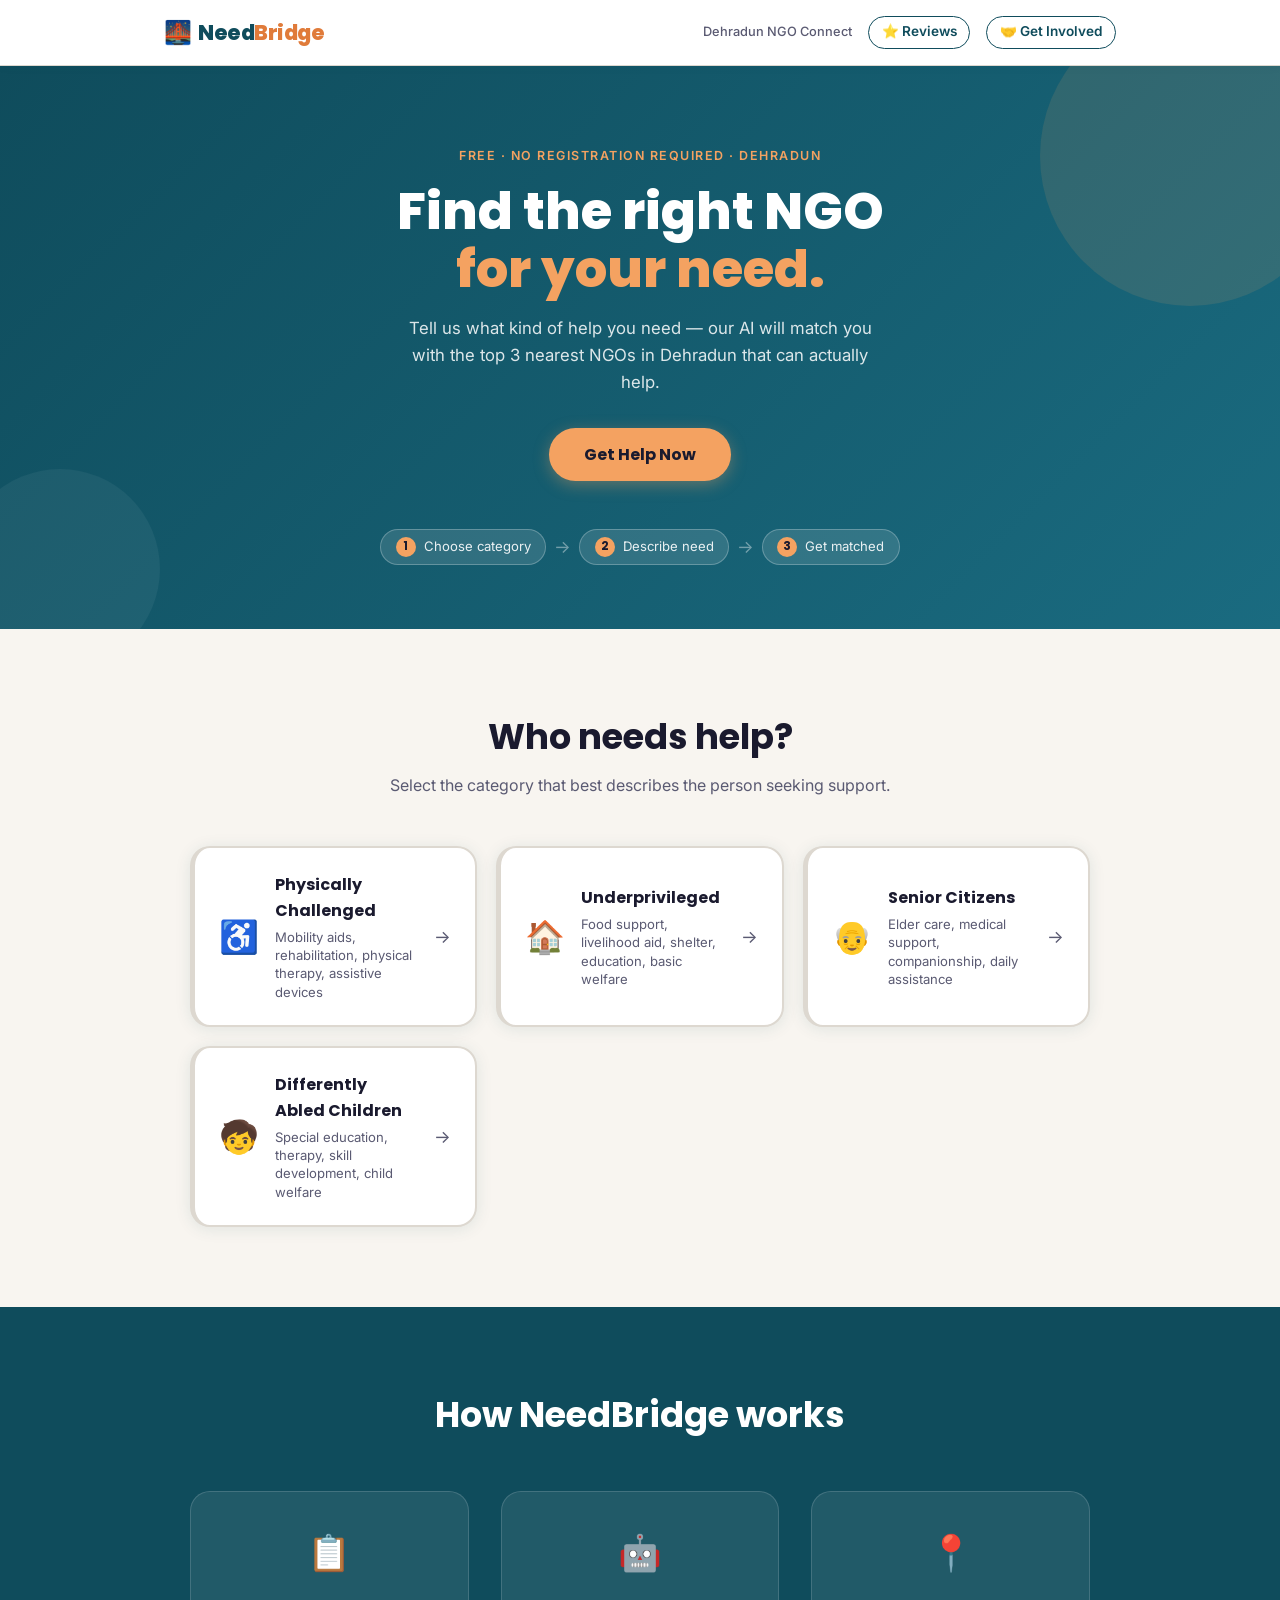
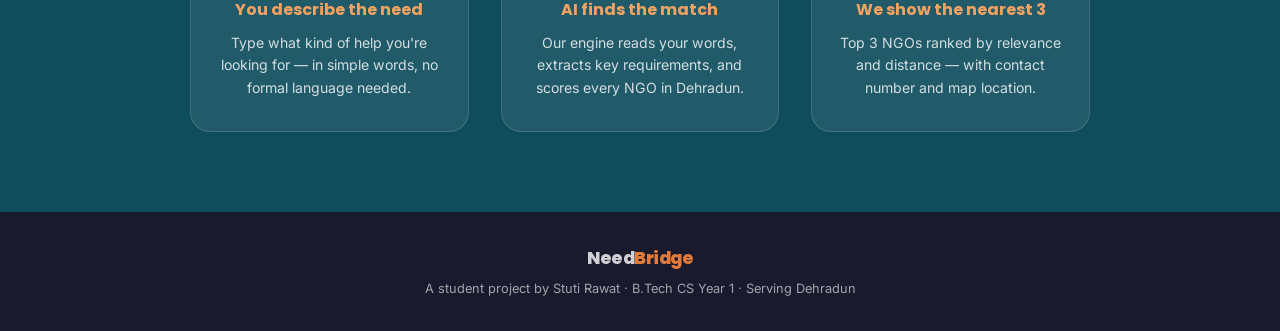
<file: index.html>
<!DOCTYPE html>
<html lang="en">
<head>
  <meta charset="UTF-8" />
  <meta name="viewport" content="width=device-width, initial-scale=1.0" />
  <title>NeedBridge — Find Help in Dehradun</title>
  <link rel="preconnect" href="https://fonts.googleapis.com" />
  <link rel="preconnect" href="https://fonts.gstatic.com" crossorigin />
  <link href="https://fonts.googleapis.com/css2?family=Poppins:wght@400;600;700;800&family=Inter:wght@400;500&display=swap" rel="stylesheet" />
  <link rel="stylesheet" href="css/style.css" />
</head>
<body>

  <!-- NAV -->
<nav class="navbar">
  <div class="nav-inner">
    <a href="index.html" class="logo">
      <span class="logo-icon">🌉</span>
      <span class="logo-text">Need<span class="logo-accent">Bridge</span></span>
    </a>
    <div style="display:flex; align-items:center; gap:1rem;">
      <span class="nav-tagline">Dehradun NGO Connect</span>
      <a href="reviews.html" class="nav-back">⭐ Reviews</a>
      <a href="volunteer.html" class="nav-back">🤝 Get Involved</a>
    </div>
  </div>
</nav>

  <!-- HERO -->
  <section class="hero">
    <div class="hero-inner">
      <p class="hero-eyebrow">Free · No Registration Required · Dehradun</p>
      <h1 class="hero-title">Find the right NGO<br /><span class="hero-accent">for your need.</span></h1>
      <p class="hero-sub">
        Tell us what kind of help you need — our AI will match you with the
        top 3 nearest NGOs in Dehradun that can actually help.
      </p>
      <a href="#categories" class="btn-primary">Get Help Now</a>
    </div>

    <!-- Floating step pills -->
    <div class="hero-steps">
      <div class="step-pill">
        <span class="step-num">1</span>
        <span>Choose category</span>
      </div>
      <div class="step-arrow">→</div>
      <div class="step-pill">
        <span class="step-num">2</span>
        <span>Describe need</span>
      </div>
      <div class="step-arrow">→</div>
      <div class="step-pill">
        <span class="step-num">3</span>
        <span>Get matched</span>
      </div>
    </div>
  </section>

  <!-- CATEGORY SELECTION -->
  <section class="categories" id="categories">
    <div class="section-inner">
      <h2 class="section-title">Who needs help?</h2>
      <p class="section-sub">Select the category that best describes the person seeking support.</p>

      <div class="category-grid">

        <div class="category-card" data-category="physically_challenged" onclick="selectCategory(this)">
          <div class="card-icon">♿</div>
          <div class="card-body">
            <h3 class="card-title">Physically Challenged</h3>
            <p class="card-desc">Mobility aids, rehabilitation, physical therapy, assistive devices</p>
          </div>
          <span class="card-arrow">→</span>
        </div>

        <div class="category-card" data-category="underprivileged" onclick="selectCategory(this)">
          <div class="card-icon">🏠</div>
          <div class="card-body">
            <h3 class="card-title">Underprivileged</h3>
            <p class="card-desc">Food support, livelihood aid, shelter, education, basic welfare</p>
          </div>
          <span class="card-arrow">→</span>
        </div>

        <div class="category-card" data-category="senior_citizen" onclick="selectCategory(this)">
          <div class="card-icon">👴</div>
          <div class="card-body">
            <h3 class="card-title">Senior Citizens</h3>
            <p class="card-desc">Elder care, medical support, companionship, daily assistance</p>
          </div>
          <span class="card-arrow">→</span>
        </div>

        <div class="category-card" data-category="differently_abled_child" onclick="selectCategory(this)">
          <div class="card-icon">🧒</div>
          <div class="card-body">
            <h3 class="card-title">Differently Abled Children</h3>
            <p class="card-desc">Special education, therapy, skill development, child welfare</p>
          </div>
          <span class="card-arrow">→</span>
        </div>

      </div>
    </div>
  </section>

  <!-- HOW IT WORKS -->
  <section class="how-it-works">
    <div class="section-inner">
      <h2 class="section-title">How NeedBridge works</h2>
      <div class="steps-grid">
        <div class="how-step">
          <div class="how-icon">📋</div>
          <h4>You describe the need</h4>
          <p>Type what kind of help you're looking for — in simple words, no formal language needed.</p>
        </div>
        <div class="how-step">
          <div class="how-icon">🤖</div>
          <h4>AI finds the match</h4>
          <p>Our engine reads your words, extracts key requirements, and scores every NGO in Dehradun.</p>
        </div>
        <div class="how-step">
          <div class="how-icon">📍</div>
          <h4>We show the nearest 3</h4>
          <p>Top 3 NGOs ranked by relevance and distance — with contact number and map location.</p>
        </div>
      </div>
    </div>
  </section>

  <!-- FOOTER -->
  <footer class="footer">
    <div class="footer-inner">
      <span class="logo-text">Need<span class="logo-accent">Bridge</span></span>
      <p>A student project by Stuti Rawat · B.Tech CS Year 1 · Serving Dehradun</p>
    </div>
  </footer>

  <script src="js/main.js"></script>
</body>
</html>
</file>
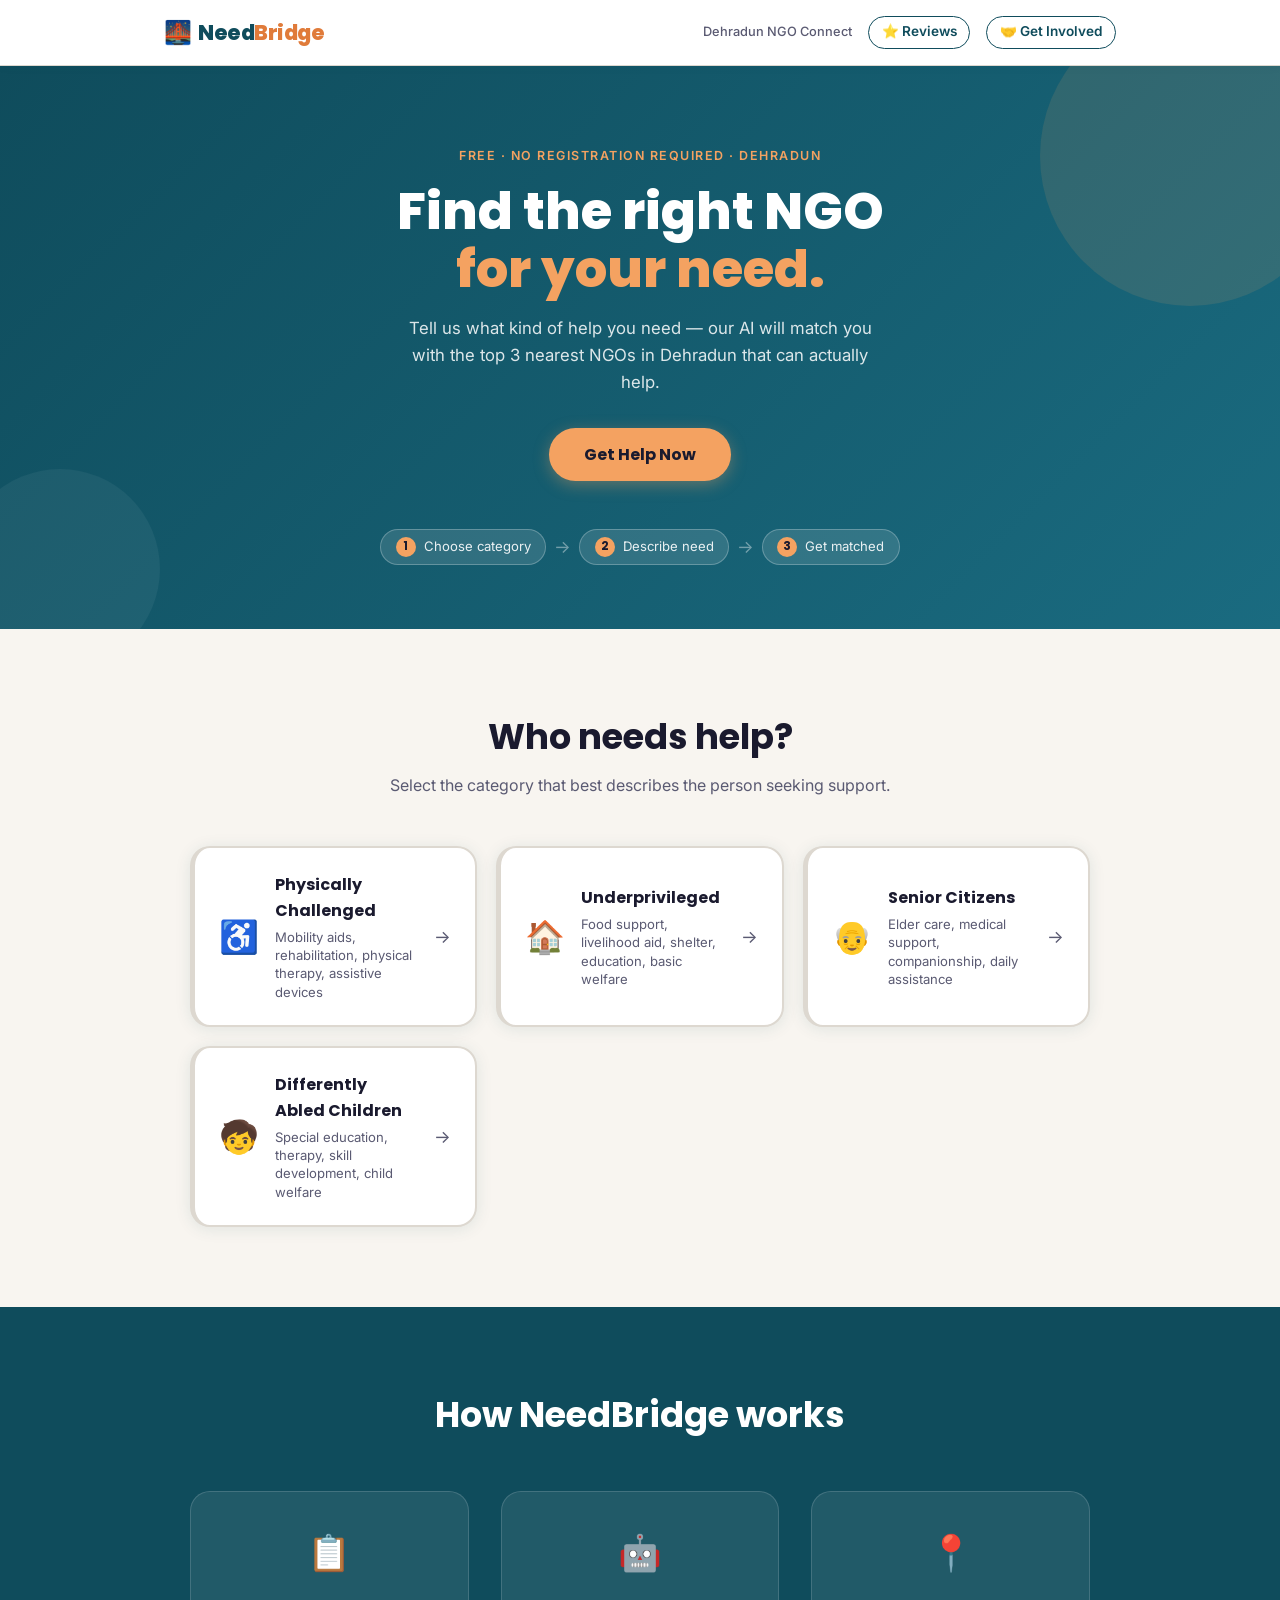
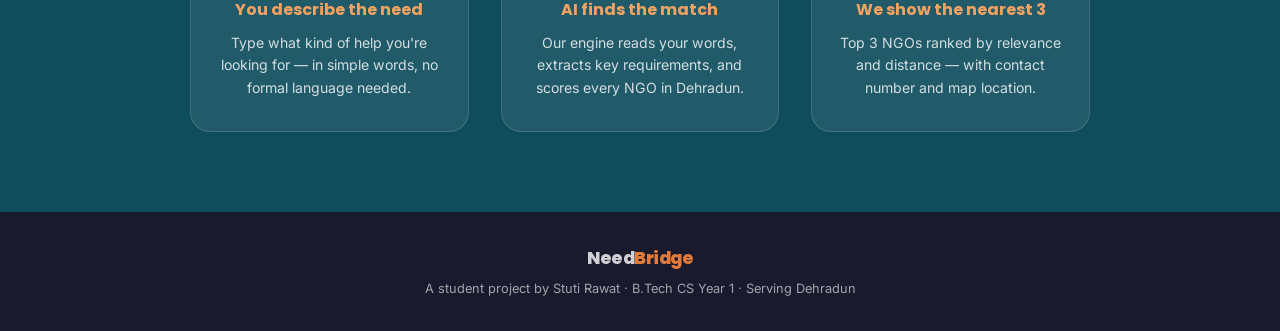
<file: form.html>
<!DOCTYPE html>
<html lang="en">
<head>
  <meta charset="UTF-8" />
  <meta name="viewport" content="width=device-width, initial-scale=1.0" />
  <title>Describe Your Need — NeedBridge</title>
  <link rel="preconnect" href="https://fonts.googleapis.com" />
  <link rel="preconnect" href="https://fonts.gstatic.com" crossorigin />
  <link href="https://fonts.googleapis.com/css2?family=Poppins:wght@400;600;700;800&family=Inter:wght@400;500&display=swap" rel="stylesheet" />
  <link rel="stylesheet" href="css/style.css" />
</head>
<body>

  <!-- NAV -->
  <nav class="navbar">
    <div class="nav-inner">
      <a href="index.html" class="logo">
        <span class="logo-icon">🌉</span>
        <span class="logo-text">Need<span class="logo-accent">Bridge</span></span>
      </a>
      <a href="index.html" class="nav-back">← Change category</a>
    </div>
  </nav>

  <!-- STEP INDICATOR -->
  <div class="step-indicator">
    <div class="si-inner">
      <div class="si-step si-done">
        <div class="si-circle">✓</div>
        <span>Category</span>
      </div>
      <div class="si-line si-line-done"></div>
      <div class="si-step si-active">
        <div class="si-circle">2</div>
        <span>Your Need</span>
      </div>
      <div class="si-line"></div>
      <div class="si-step">
        <div class="si-circle">3</div>
        <span>Results</span>
      </div>
    </div>
  </div>

  <!-- FORM SECTION -->
  <section class="form-section">
    <div class="form-outer">

      <!-- Category badge (filled by JS) -->
      <div class="selected-category-badge" id="categoryBadge">
        <span id="categoryIcon">♿</span>
        <span id="categoryLabel">Physically Challenged</span>
      </div>

      <h1 class="form-title">What kind of help are you looking for?</h1>
      <p class="form-sub">Write in simple words — Hindi-English mix is fine too.</p>

      <!-- Requirement input -->
      <div class="form-group">
        <label class="form-label" for="requirement">Describe the requirement</label>
        <textarea
          id="requirement"
          class="form-textarea"
          rows="4"
          maxlength="500"
          placeholder="Example: I need a wheelchair for my father who cannot walk after an accident. He lives in Rajpur Road area."
        ></textarea>
        <div class="char-count"><span id="charCount">0</span>/500</div>
      </div>

      <!-- Example prompts -->
      <div class="examples-row">
        <span class="examples-label">Try an example:</span>
        <button class="example-chip" onclick="fillExample(this)">Wheelchair needed</button>
        <button class="example-chip" onclick="fillExample(this)">Food support for family</button>
        <button class="example-chip" onclick="fillExample(this)">Therapy for autistic child</button>
        <button class="example-chip" onclick="fillExample(this)">Elder care support</button>
      </div>

      <!-- Location -->
      <div class="form-group" style="margin-top: 2rem;">
        <label class="form-label" for="location">Your area in Dehradun</label>
        <select id="location" class="form-select">
          <option value="" disabled selected>Select your area</option>
          <optgroup label="Central Dehradun">
            <option value="clock_tower">Clock Tower / Paltan Bazaar</option>
            <option value="rajpur_road">Rajpur Road</option>
            <option value="gandhi_road">Gandhi Road</option>
            <option value="astley_hall">Astley Hall</option>
            <option value="dalanwala">Dalanwala</option>
          </optgroup>
          <optgroup label="East Dehradun">
            <option value="patel_nagar">Patel Nagar</option>
            <option value="niranjanpur">Niranjanpur</option>
            <option value="sewla_kalan">Sewla Kalan</option>
            <option value="mohkampur">Mohkampur</option>
          </optgroup>
          <optgroup label="West Dehradun">
            <option value="raipur">Raipur</option>
            <option value="nathanpur">Nathanpur</option>
            <option value="ballupur">Ballupur</option>
            <option value="kaonli">Kaonli</option>
          </optgroup>
          <optgroup label="North Dehradun">
            <option value="mussoorie_road">Mussoorie Road</option>
            <option value="malsi">Malsi</option>
            <option value="sahastradhara">Sahastradhara Road</option>
          </optgroup>
          <optgroup label="South Dehradun">
            <option value="dehradun_cantonment">Cantonment</option>
            <option value="jhajhra">Jhajhra</option>
            <option value="doiwala">Doiwala</option>
          </optgroup>
        </select>
      </div>

      <!-- OR GPS -->
      <div class="gps-row">
        <span class="or-divider">or</span>
        <button class="btn-gps" id="gpsBtn" onclick="detectGPS()">
          <span>📍</span> Use my current location
        </button>
        <span class="gps-status" id="gpsStatus"></span>
      </div>

      <!-- Error message -->
      <div class="form-error" id="formError" style="display:none;"></div>

      <!-- Submit -->
      <button class="btn-primary btn-full" id="submitBtn" onclick="submitForm()">
        Find Matching NGOs →
      </button>

      <p class="form-note">Your information is not stored. This tool only suggests NGOs.</p>

    </div>
  </section>

  <!-- FOOTER -->
  <footer class="footer">
    <div class="footer-inner">
      <span class="logo-text">Need<span class="logo-accent">Bridge</span></span>
      <p>A student project by Stuti Rawat · B.Tech CS Year 1 · Serving Dehradun</p>
    </div>
  </footer>

  <script src="js/form.js"></script>
</body>
</html>
</file>
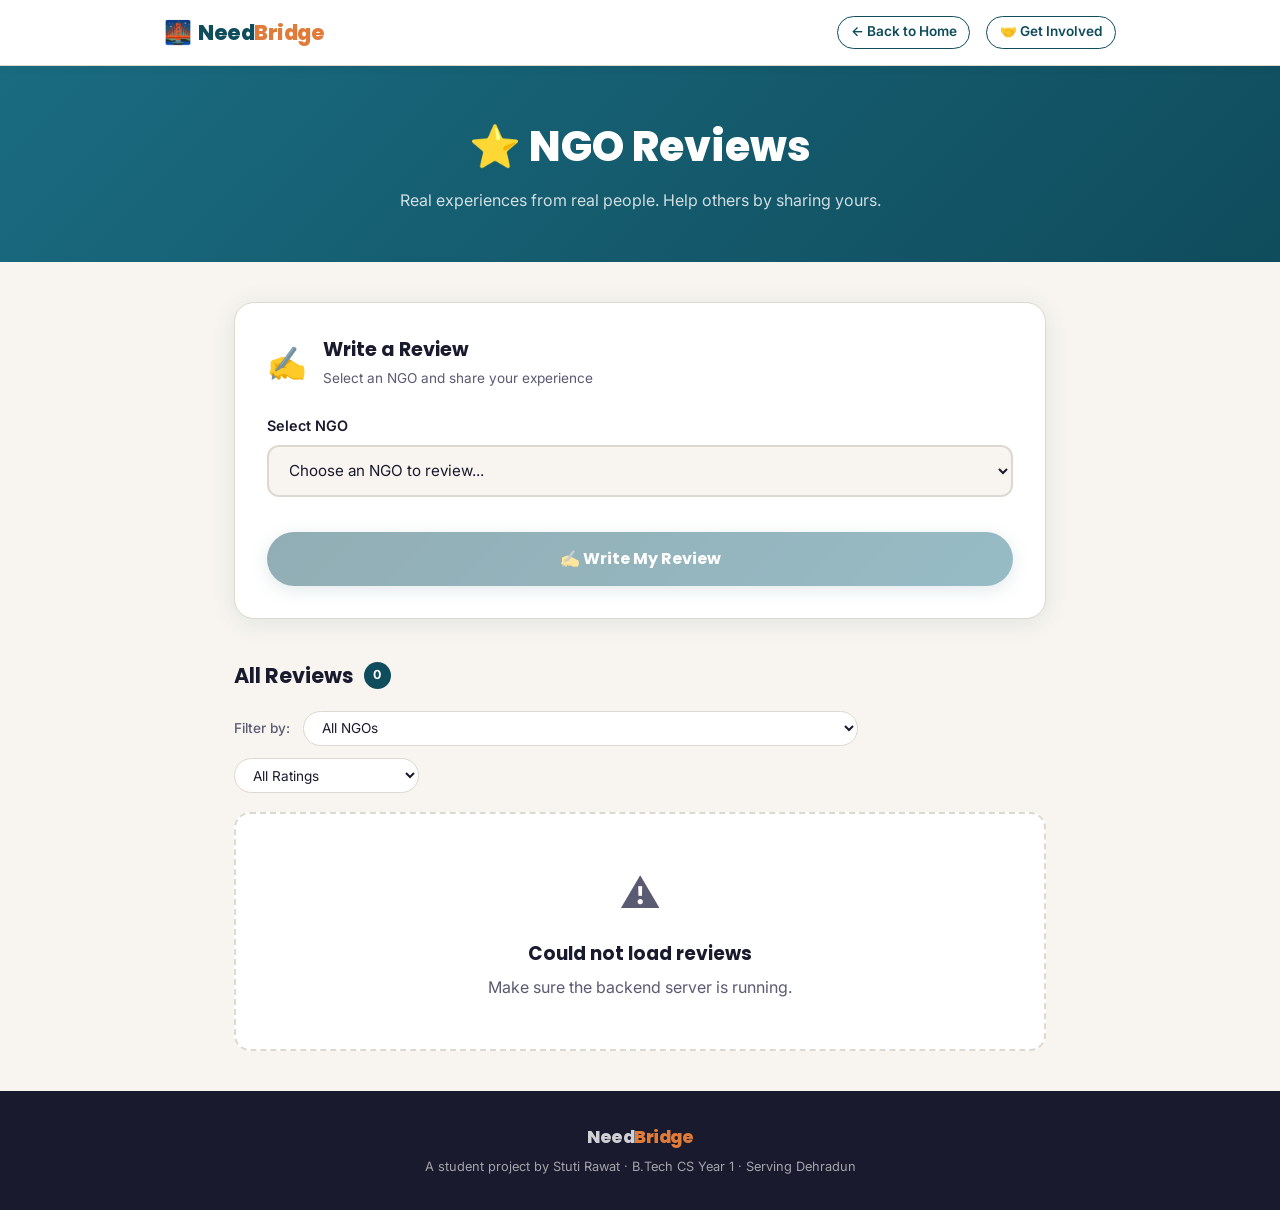
<file: reviews.html>
<!DOCTYPE html>
<html lang="en">
<head>
  <meta charset="UTF-8" />
  <meta name="viewport" content="width=device-width, initial-scale=1.0" />
  <title>Reviews — NeedBridge</title>
  <link rel="preconnect" href="https://fonts.googleapis.com" />
  <link rel="preconnect" href="https://fonts.gstatic.com" crossorigin />
  <link href="https://fonts.googleapis.com/css2?family=Poppins:wght@400;600;700;800&family=Inter:wght@400;500&display=swap" rel="stylesheet" />
  <link rel="stylesheet" href="css/style.css" />
  <link rel="stylesheet" href="css/reviews.css" />
</head>
<body>

  <!-- NAV -->
  <nav class="navbar">
    <div class="nav-inner">
      <a href="index.html" class="logo">
        <span class="logo-icon">🌉</span>
        <span class="logo-text">Need<span class="logo-accent">Bridge</span></span>
      </a>
      <div style="display:flex; align-items:center; gap:1rem;">
        <a href="index.html" class="nav-back">← Back to Home</a>
        <a href="volunteer.html" class="nav-back">🤝 Get Involved</a>
      </div>
    </div>
  </nav>

  <!-- HERO BANNER -->
  <div class="reviews-hero">
    <div class="reviews-hero-inner">
      <h1>⭐ NGO Reviews</h1>
      <p>Real experiences from real people. Help others by sharing yours.</p>
    </div>
  </div>

  <!-- MAIN CONTENT -->
  <div class="reviews-page">

    <!-- WRITE A REVIEW CARD -->
    <div class="review-write-card" id="writeReviewCard">
      <div class="rwc-header">
        <span class="rwc-icon">✍️</span>
        <div>
          <h2>Write a Review</h2>
          <p>Select an NGO and share your experience</p>
        </div>
      </div>

      <!-- NGO Selector -->
      <div class="form-group">
        <label class="form-label">Select NGO</label>
        <select id="ngoSelect" class="form-select" onchange="onNgoSelect()">
          <option value="" disabled selected>Choose an NGO to review...</option>
        </select>
      </div>

      <!-- Write Review Button -->
      <button class="btn-write-review" id="writeReviewBtn" onclick="openReviewModal()" disabled>
        ✍️ Write My Review
      </button>
    </div>

    <!-- ALL REVIEWS SECTION -->
    <div class="all-reviews-section">
      <h2 class="section-heading">All Reviews <span id="reviewCount" class="review-count-badge">0</span></h2>

      <!-- Filter by NGO -->
      <div class="filter-row">
        <span class="filter-label">Filter by:</span>
        <select id="filterNgo" class="filter-select" onchange="filterReviews()">
          <option value="all">All NGOs</option>
        </select>
        <select id="filterStars" class="filter-select" onchange="filterReviews()">
          <option value="all">All Ratings</option>
          <option value="5">⭐⭐⭐⭐⭐ 5 Stars</option>
          <option value="4">⭐⭐⭐⭐ 4 Stars</option>
          <option value="3">⭐⭐⭐ 3 Stars</option>
          <option value="2">⭐⭐ 2 Stars</option>
          <option value="1">⭐ 1 Star</option>
        </select>
      </div>

      <!-- Reviews container -->
      <div id="allReviewsContainer">
        <div class="reviews-loading">
          <div class="loader-ring"></div>
          <p>Loading reviews...</p>
        </div>
      </div>
    </div>

  </div>

  <!-- ══════════════════════════════════════════════
       DISCLAIMER MODAL
  ══════════════════════════════════════════════ -->
  <div class="modal-overlay" id="disclaimerModal">
    <div class="modal-box disclaimer-box">
      <div class="disclaimer-icon">⚠️</div>
      <h2>Before You Write</h2>
      <p class="disclaimer-ngo-name" id="disclaimerNgoName"></p>
      <ul class="disclaimer-list">
        <li>✅ Only share genuine, first-hand experiences</li>
        <li>✅ Be respectful and constructive</li>
        <li>❌ Do not post fake, misleading, or offensive content</li>
        <li>❌ Do not share personal contact information</li>
      </ul>
      <p class="disclaimer-note">
        By proceeding, you confirm that your review is authentic and based on your real experience with this NGO.
      </p>
      <div class="modal-actions">
        <button class="btn-secondary" onclick="closeModal('disclaimerModal')">Cancel</button>
        <button class="btn-primary" onclick="proceedToReview()">I Understand, Continue →</button>
      </div>
    </div>
  </div>

  <!-- ══════════════════════════════════════════════
       WRITE REVIEW MODAL
  ══════════════════════════════════════════════ -->
  <div class="modal-overlay" id="reviewModal">
    <div class="modal-box review-box">
      <button class="modal-close" onclick="closeModal('reviewModal')">✕</button>

      <h2 class="review-modal-title">Your Review</h2>
      <p class="review-modal-ngo" id="reviewModalNgoName"></p>

      <!-- Star Rating -->
      <div class="star-section">
        <label class="form-label">Your Rating</label>
        <div class="star-picker" id="starPicker">
          <span class="star" data-val="1" onclick="setStar(1)">★</span>
          <span class="star" data-val="2" onclick="setStar(2)">★</span>
          <span class="star" data-val="3" onclick="setStar(3)">★</span>
          <span class="star" data-val="4" onclick="setStar(4)">★</span>
          <span class="star" data-val="5" onclick="setStar(5)">★</span>
        </div>
        <span class="star-label" id="starLabel">Tap a star to rate</span>
      </div>

      <!-- Your Name -->
      <div class="form-group">
        <label class="form-label">Your Name</label>
        <input type="text" id="reviewerName" class="form-input"
               placeholder="e.g. Rahul Sharma" maxlength="60" />
      </div>

      <!-- Review Text -->
      <div class="form-group">
        <label class="form-label">Your Experience</label>
        <textarea id="reviewText" class="form-textarea" rows="4" maxlength="600"
                  placeholder="Describe your experience with this NGO — what help did you get? How was the staff? Would you recommend them?"></textarea>
        <div class="char-count"><span id="reviewCharCount">0</span>/600</div>
      </div>

      <!-- Error -->
      <div class="form-error" id="reviewError" style="display:none;"></div>

      <!-- Submit -->
      <button class="btn-primary btn-full" id="submitReviewBtn" onclick="submitReview()">
        Submit Review ⭐
      </button>
    </div>
  </div>

  <!-- ══════════════════════════════════════════════
       SUCCESS MODAL
  ══════════════════════════════════════════════ -->
  <div class="modal-overlay" id="successModal">
    <div class="modal-box success-box">
      <div class="success-icon">🎉</div>
      <h2>Review Submitted!</h2>
      <p>Thank you for helping others find the right NGO. Your review has been saved.</p>
      <button class="btn-primary" onclick="closeModal('successModal')">View All Reviews</button>
    </div>
  </div>

  <!-- FOOTER -->
  <footer class="footer">
    <div class="footer-inner">
      <span class="logo-text">Need<span class="logo-accent">Bridge</span></span>
      <p>A student project by Stuti Rawat · B.Tech CS Year 1 · Serving Dehradun</p>
    </div>
  </footer>

  <script src="js/reviews.js"></script>
</body>
</html>
</file>
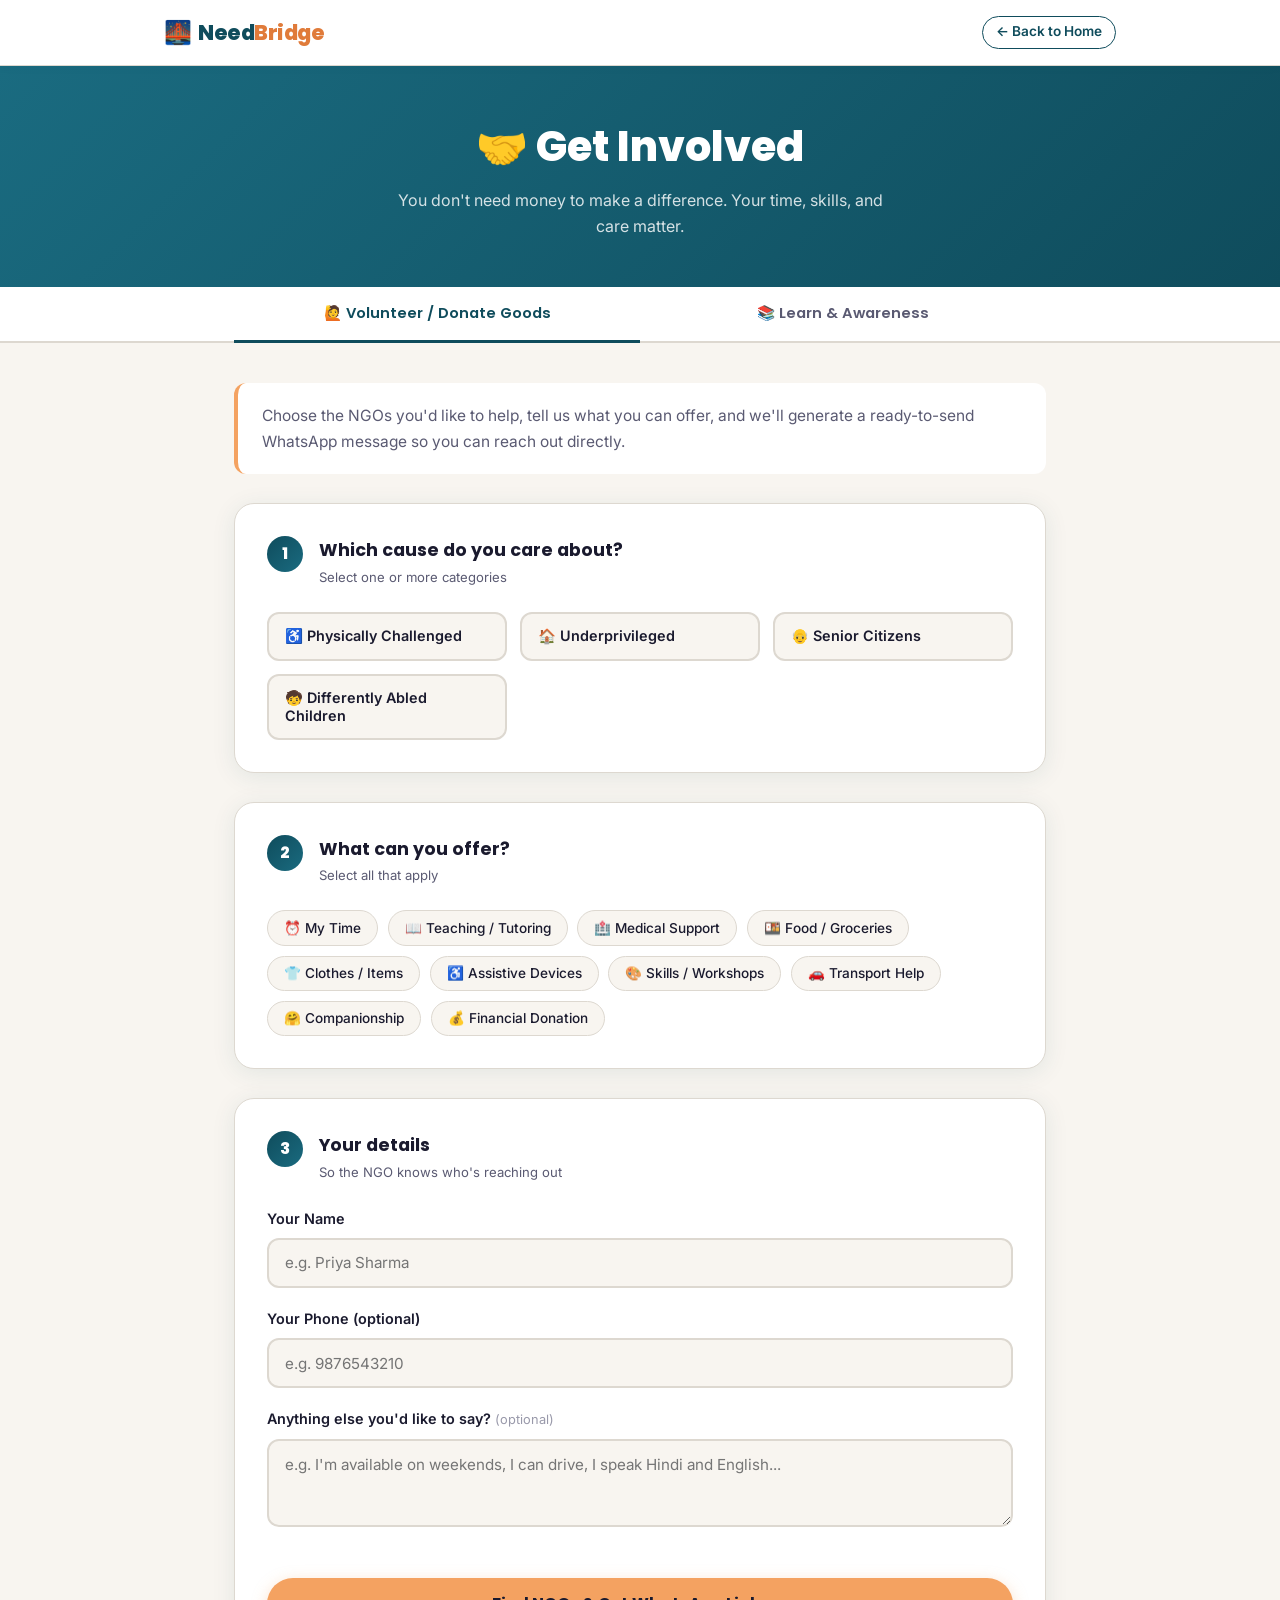
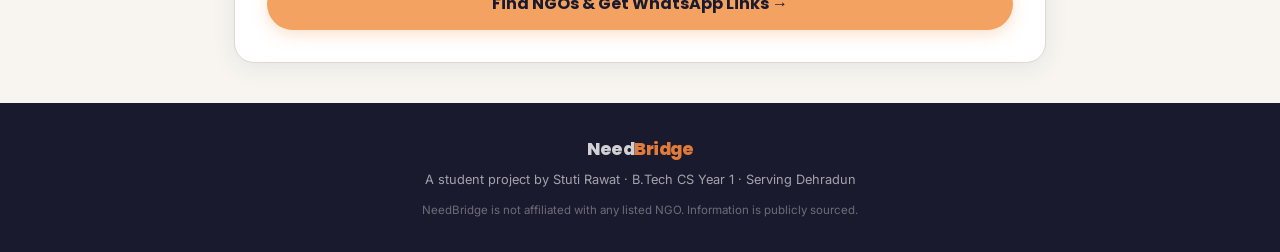
<file: volunteer.html>
<!DOCTYPE html>
<html lang="en">
<head>
  <meta charset="UTF-8" />
  <meta name="viewport" content="width=device-width, initial-scale=1.0" />
  <title>Get Involved — NeedBridge</title>
  <link rel="preconnect" href="https://fonts.googleapis.com" />
  <link rel="preconnect" href="https://fonts.gstatic.com" crossorigin />
  <link href="https://fonts.googleapis.com/css2?family=Poppins:wght@400;600;700;800&family=Inter:wght@400;500&display=swap" rel="stylesheet" />
  <link rel="stylesheet" href="css/style.css" />
  <link rel="stylesheet" href="css/volunteer.css" />
</head>
<body>

  <!-- NAV -->
  <nav class="navbar">
    <div class="nav-inner">
      <a href="index.html" class="logo">
        <span class="logo-icon">🌉</span>
        <span class="logo-text">Need<span class="logo-accent">Bridge</span></span>
      </a>
      <a href="index.html" class="nav-back">← Back to Home</a>
    </div>
  </nav>

  <!-- HERO -->
  <div class="vol-hero">
    <div class="vol-hero-inner">
      <h1>🤝 Get Involved</h1>
      <p>You don't need money to make a difference. Your time, skills, and care matter.</p>
    </div>
  </div>

  <!-- TABS -->
  <div class="vol-tabs-bar">
    <div class="vol-tabs-inner">
      <button class="vol-tab active" id="tabVolunteer" onclick="switchTab('volunteer')">
        🙋 Volunteer / Donate Goods
      </button>
      <button class="vol-tab" id="tabLearn" onclick="switchTab('learn')">
        📚 Learn &amp; Awareness
      </button>
    </div>
  </div>

  <!-- ══════════════════════════════════════════
       TAB 1 — VOLUNTEER
  ══════════════════════════════════════════ -->
  <div class="vol-page" id="panelVolunteer">

    <p class="vol-intro">
      Choose the NGOs you'd like to help, tell us what you can offer, and we'll generate a
      ready-to-send WhatsApp message so you can reach out directly.
    </p>

    <!-- STEP 1 — Category -->
    <div class="vol-card">
      <div class="vol-card-header">
        <span class="vol-step-num">1</span>
        <div>
          <h2>Which cause do you care about?</h2>
          <p>Select one or more categories</p>
        </div>
      </div>
      <div class="vol-category-grid" id="categoryGrid">
        <button class="vol-cat-btn" data-cat="physically_challenged"   onclick="toggleCat(this)">♿ Physically Challenged</button>
        <button class="vol-cat-btn" data-cat="underprivileged"         onclick="toggleCat(this)">🏠 Underprivileged</button>
        <button class="vol-cat-btn" data-cat="senior_citizen"          onclick="toggleCat(this)">👴 Senior Citizens</button>
        <button class="vol-cat-btn" data-cat="differently_abled_child" onclick="toggleCat(this)">🧒 Differently Abled Children</button>
      </div>
    </div>

    <!-- STEP 2 — Type of help -->
    <div class="vol-card">
      <div class="vol-card-header">
        <span class="vol-step-num">2</span>
        <div>
          <h2>What can you offer?</h2>
          <p>Select all that apply</p>
        </div>
      </div>
      <div class="vol-help-grid" id="helpGrid">
        <button class="vol-help-btn" data-help="My time as a volunteer"          onclick="toggleHelp(this)">⏰ My Time</button>
        <button class="vol-help-btn" data-help="Teaching / tutoring"             onclick="toggleHelp(this)">📖 Teaching / Tutoring</button>
        <button class="vol-help-btn" data-help="Medical or health support"       onclick="toggleHelp(this)">🏥 Medical Support</button>
        <button class="vol-help-btn" data-help="Food / groceries / ration"       onclick="toggleHelp(this)">🍱 Food / Groceries</button>
        <button class="vol-help-btn" data-help="Clothes / household items"       onclick="toggleHelp(this)">👕 Clothes / Items</button>
        <button class="vol-help-btn" data-help="Assistive devices (wheelchair, crutches, etc.)" onclick="toggleHelp(this)">♿ Assistive Devices</button>
        <button class="vol-help-btn" data-help="Skills (IT, art, music, sports)" onclick="toggleHelp(this)">🎨 Skills / Workshops</button>
        <button class="vol-help-btn" data-help="Driving / transportation help"   onclick="toggleHelp(this)">🚗 Transport Help</button>
        <button class="vol-help-btn" data-help="Companionship for elderly"       onclick="toggleHelp(this)">🤗 Companionship</button>
        <button class="vol-help-btn" data-help="Financial donation"              onclick="toggleHelp(this)">💰 Financial Donation</button>
      </div>
    </div>

    <!-- STEP 3 — Your details -->
    <div class="vol-card">
      <div class="vol-card-header">
        <span class="vol-step-num">3</span>
        <div>
          <h2>Your details</h2>
          <p>So the NGO knows who's reaching out</p>
        </div>
      </div>
      <div class="form-group">
        <label class="form-label">Your Name</label>
        <input type="text" id="volName" class="form-input" placeholder="e.g. Priya Sharma" maxlength="60" />
      </div>
      <div class="form-group">
        <label class="form-label">Your Phone (optional)</label>
        <input type="tel" id="volPhone" class="form-input" placeholder="e.g. 9876543210" maxlength="15" />
      </div>
      <div class="form-group">
        <label class="form-label">Anything else you'd like to say? <span class="form-optional">(optional)</span></label>
        <textarea id="volNote" class="form-textarea" rows="3" maxlength="300"
          placeholder="e.g. I'm available on weekends, I can drive, I speak Hindi and English..."></textarea>
      </div>
      <div class="form-error" id="volError" style="display:none;"></div>
      <button class="btn-primary btn-full" onclick="generateContacts()">
        Find NGOs &amp; Get WhatsApp Links →
      </button>
    </div>

    <!-- RESULTS — NGO Contact Cards -->
    <div id="volResults" style="display:none;">
      <h2 class="vol-results-title">📋 NGOs You Can Reach Out To</h2>
      <p class="vol-results-sub">
        Click the WhatsApp button — your message is already filled in. Just press Send!
      </p>
      <div id="volNgoCards"></div>
      <div class="vol-disclaimer">
        ℹ️ NeedBridge is not affiliated with these NGOs. You are contacting them directly.
        Please be respectful and genuine in your outreach.
      </div>
    </div>

  </div>


  <!-- ══════════════════════════════════════════
       TAB 2 — LEARN & AWARENESS
  ══════════════════════════════════════════ -->
  <div class="vol-page" id="panelLearn" style="display:none;">

    <p class="vol-intro">
      Understanding the challenges faced by each group helps you support them better —
      and helps others know where to turn.
    </p>

    <!-- PHYSICALLY CHALLENGED -->
    <div class="learn-card">
      <div class="learn-card-header lch-blue">
        <span class="learn-icon">♿</span>
        <h2>Physically Challenged</h2>
      </div>
      <div class="learn-body">
        <p class="learn-para">
          Persons with physical disabilities face barriers not just of mobility but of access — to
          public spaces, education, healthcare, and employment. In India, nearly 2.68 crore people
          live with some form of disability (Census 2011), yet infrastructure and awareness remain
          deeply inadequate, especially in Tier-2 cities like Dehradun.
        </p>
        <h4 class="learn-subhead">Key Government Schemes</h4>
        <ul class="learn-list">
          <li><strong>ADIP Scheme</strong> (Assistance to Disabled Persons) — provides free assistive devices like wheelchairs, crutches, hearing aids, and prosthetics to persons with disabilities below the poverty line.</li>
          <li><strong>NHFDC</strong> (National Handicapped Finance & Development Corporation) — provides low-interest loans for self-employment and skill development.</li>
          <li><strong>Rights of Persons with Disabilities Act, 2016</strong> — guarantees 5% reservation in government jobs, free education up to age 18, and accessibility norms for public buildings.</li>
          <li><strong>Unique Disability ID (UDID) Card</strong> — a single card to access all disability-related government benefits. Register at <em>swavlambancard.gov.in</em>.</li>
          <li><strong>Disability Pension (Uttarakhand)</strong> — eligible persons may receive monthly assistance under the state social welfare department.</li>
        </ul>
        <div class="learn-tip">💡 Tip for volunteers: Help families apply for UDID cards — many eligible persons in Dehradun don't have one and miss out on all benefits.</div>
      </div>
    </div>

    <!-- UNDERPRIVILEGED -->
    <div class="learn-card">
      <div class="learn-card-header lch-amber">
        <span class="learn-icon">🏠</span>
        <h2>Underprivileged Families</h2>
      </div>
      <div class="learn-body">
        <p class="learn-para">
          Underprivileged families in Dehradun often include daily wage workers, migrant labourers
          from rural Uttarakhand, and those displaced by natural disasters. Food insecurity,
          children dropping out of school, and lack of access to healthcare are the most common
          challenges they face. A family earning below ₹10,000/month in an urban area like
          Dehradun is considered Below Poverty Line (BPL).
        </p>
        <h4 class="learn-subhead">Key Government Schemes</h4>
        <ul class="learn-list">
          <li><strong>PM Garib Kalyan Anna Yojana (PMGKAY)</strong> — provides 5 kg of free food grain per person per month to families with a ration card. Ensure the family has an active ration card.</li>
          <li><strong>PM Awas Yojana (Urban)</strong> — subsidised housing for BPL families in urban areas.</li>
          <li><strong>Ayushman Bharat (PM-JAY)</strong> — free health insurance up to ₹5 lakh per year for eligible BPL families. Check eligibility at <em>pmjay.gov.in</em>.</li>
          <li><strong>Mid-Day Meal Scheme</strong> — free nutritious meals for children in government schools (Classes 1–8).</li>
          <li><strong>MGNREGS (Mahatma Gandhi NREGA)</strong> — guarantees 100 days of paid work per year per household in rural areas; some urban equivalents exist under state schemes.</li>
          <li><strong>PM Ujjwala Yojana</strong> — free LPG connection for BPL families to stop dependence on wood-fire cooking.</li>
        </ul>
        <div class="learn-tip">💡 Tip for volunteers: Helping a family apply for Ayushman Bharat or a ration card can change their lives significantly — these are high-impact, low-effort acts.</div>
      </div>
    </div>

    <!-- SENIOR CITIZENS -->
    <div class="learn-card">
      <div class="learn-card-header lch-green">
        <span class="learn-icon">👴</span>
        <h2>Senior Citizens</h2>
      </div>
      <div class="learn-body">
        <p class="learn-para">
          India's elderly population (60+) is projected to reach 34 crore by 2050. Many senior
          citizens in Dehradun live alone — either because their children have migrated to metro
          cities or because of family breakdown. Beyond physical health needs, social isolation and
          loneliness are serious mental health concerns. Elder abuse (financial, emotional, physical)
          is also significantly underreported.
        </p>
        <h4 class="learn-subhead">Key Government Schemes</h4>
        <ul class="learn-list">
          <li><strong>Indira Gandhi National Old Age Pension Scheme (IGNOAPS)</strong> — monthly pension of ₹200–₹500 for BPL persons aged 60+. Apply at the local gram panchayat or urban local body.</li>
          <li><strong>Rashtriya Vayoshri Yojana</strong> — provides free assistive devices (spectacles, hearing aids, walking sticks, wheelchairs) to senior citizens below the poverty line.</li>
          <li><strong>Senior Citizens' Savings Scheme (SCSS)</strong> — 8%+ interest savings scheme exclusively for persons above 60, offered through post offices and banks.</li>
          <li><strong>Maintenance and Welfare of Parents and Senior Citizens Act, 2007</strong> — children are legally obligated to maintain parents. Senior citizens can file a complaint if neglected; Maintenance Tribunals exist for this.</li>
          <li><strong>Ayushman Bharat (AB-PMJAY)</strong> — senior citizens above 70 are now eligible regardless of income under the 2024 expansion.</li>
        </ul>
        <div class="learn-tip">💡 Tip for volunteers: A weekly visit or phone call to an elderly person living alone can prevent depression. Companionship is as important as food or medicine.</div>
      </div>
    </div>

    <!-- DIFFERENTLY ABLED CHILDREN -->
    <div class="learn-card">
      <div class="learn-card-header lch-purple">
        <span class="learn-icon">🧒</span>
        <h2>Differently Abled Children</h2>
      </div>
      <div class="learn-body">
        <p class="learn-para">
          Children with disabilities — including autism, cerebral palsy, Down syndrome, visual
          or hearing impairment, and intellectual disabilities — need early intervention to reach
          their full potential. In India, many families in smaller cities like Dehradun lack
          awareness that therapy and special education services even exist, leading to delayed
          support that significantly impacts the child's development.
        </p>
        <h4 class="learn-subhead">Key Government Schemes</h4>
        <ul class="learn-list">
          <li><strong>Samagra Shiksha Abhiyan (SSA)</strong> — provides free inclusive education, trained resource teachers, assistive devices, and transport support for children with disabilities in government schools.</li>
          <li><strong>National Trust Act, 1999</strong> — governs welfare of persons with autism, cerebral palsy, mental retardation, and multiple disabilities. Families can apply for a <em>Legal Guardian</em> through the National Trust.</li>
          <li><strong>NIEPID / NIEPVD / NIMH</strong> — National institutes under the Ministry of Social Justice offer free/subsidised diagnosis, therapy, and training. NIEPVD is physically located in Dehradun (Rajpur Road).</li>
          <li><strong>Disha Early Intervention Centre (NIEPID)</strong> — free early intervention services for children under 6 with developmental delays.</li>
          <li><strong>Scholarship for Students with Disabilities (NSP)</strong> — pre-matric and post-matric scholarships available through the National Scholarship Portal at <em>scholarships.gov.in</em>.</li>
        </ul>
        <div class="learn-tip">💡 Tip for volunteers: Early diagnosis makes the biggest difference. If you know a family with a child showing developmental delays, encourage them to visit Latika Roy Foundation or NIEPVD for a free assessment.</div>
      </div>
    </div>

    <div class="learn-sources">
      📌 Sources: Ministry of Social Justice & Empowerment, Census of India 2011, MOSPI,
      National Trust India, PM-JAY Official Portal, Uttarakhand State Social Welfare Department.
    </div>

  </div>

  <!-- FOOTER -->
  <footer class="footer">
    <div class="footer-inner">
      <span class="logo-text">Need<span class="logo-accent">Bridge</span></span>
      <p>A student project by Stuti Rawat · B.Tech CS Year 1 · Serving Dehradun</p>
      <p style="font-size:0.72rem; margin-top:0.3rem; opacity:0.6;">
        NeedBridge is not affiliated with any listed NGO. Information is publicly sourced.
      </p>
    </div>
  </footer>

  <script src="js/volunteer.js"></script>
</body>
</html>
</file>
<file: css/style.css>
/* =============================================
   NEEDBRIDGE — style.css
   Palette: Teal #0F4C5C | Amber #F4A261
            Off-white #F8F5F0 | Ink #1A1A2E
   Fonts: Poppins (display) + Inter (body)
   ============================================= */

/* ---------- RESET & BASE ---------- */
*, *::before, *::after { box-sizing: border-box; margin: 0; padding: 0; }

:root {
  --teal:       #0F4C5C;
  --teal-light: #1A6B80;
  --teal-pale:  #E8F4F8;
  --amber:      #F4A261;
  --amber-dark: #E07B3A;
  --bg:         #F8F5F0;
  --ink:        #1A1A2E;
  --ink-muted:  #5A5A72;
  --white:      #FFFFFF;
  --border:     #DDD8D0;
  --success:    #2E7D32;
  --error-bg:   #FFF3F3;
  --error-text: #C0392B;
  --radius:     12px;
  --radius-lg:  20px;
  --shadow:     0 2px 16px rgba(15,76,92,0.10);
  --shadow-lg:  0 8px 32px rgba(15,76,92,0.15);
}

html { scroll-behavior: smooth; }

body {
  font-family: 'Inter', sans-serif;
  background: var(--bg);
  color: var(--ink);
  line-height: 1.6;
  min-height: 100vh;
  display: flex;
  flex-direction: column;
}

/* ---------- NAVBAR ---------- */
.navbar {
  background: var(--white);
  border-bottom: 1px solid var(--border);
  position: sticky;
  top: 0;
  z-index: 100;
  box-shadow: 0 1px 8px rgba(15,76,92,0.07);
}
.nav-inner {
  max-width: 1000px;
  margin: 0 auto;
  padding: 0.9rem 1.5rem;
  display: flex;
  align-items: center;
  justify-content: space-between;
}
.logo {
  text-decoration: none;
  display: flex;
  align-items: center;
  gap: 0.4rem;
}
.logo-icon { font-size: 1.4rem; }
.logo-text {
  font-family: 'Poppins', sans-serif;
  font-weight: 800;
  font-size: 1.3rem;
  color: var(--teal);
  letter-spacing: -0.5px;
}
.logo-accent { color: var(--amber-dark); }
.nav-tagline {
  font-size: 0.8rem;
  color: var(--ink-muted);
  font-weight: 500;
}
.nav-back {
  font-size: 0.85rem;
  color: var(--teal);
  text-decoration: none;
  font-weight: 600;
  padding: 0.3rem 0.8rem;
  border: 1.5px solid var(--teal);
  border-radius: 20px;
  transition: all 0.2s;
}
.nav-back:hover { background: var(--teal); color: var(--white); }

/* ---------- HERO ---------- */
.hero {
  background: linear-gradient(135deg, var(--teal) 0%, var(--teal-light) 100%);
  color: var(--white);
  padding: 5rem 1.5rem 4rem;
  text-align: center;
  position: relative;
  overflow: hidden;
}
.hero::before {
  content: '';
  position: absolute;
  top: -60px; right: -60px;
  width: 300px; height: 300px;
  background: rgba(244,162,97,0.12);
  border-radius: 50%;
}
.hero::after {
  content: '';
  position: absolute;
  bottom: -40px; left: -40px;
  width: 200px; height: 200px;
  background: rgba(255,255,255,0.05);
  border-radius: 50%;
}
.hero-inner { position: relative; z-index: 1; max-width: 640px; margin: 0 auto; }
.hero-eyebrow {
  font-size: 0.78rem;
  font-weight: 600;
  letter-spacing: 1.5px;
  text-transform: uppercase;
  color: var(--amber);
  margin-bottom: 1rem;
}
.hero-title {
  font-family: 'Poppins', sans-serif;
  font-size: clamp(2rem, 5vw, 3.2rem);
  font-weight: 800;
  line-height: 1.15;
  margin-bottom: 1rem;
  color: var(--white);
}
.hero-accent { color: var(--amber); }
.hero-sub {
  font-size: 1.05rem;
  color: rgba(255,255,255,0.85);
  margin-bottom: 2rem;
  max-width: 480px;
  margin-left: auto;
  margin-right: auto;
}

/* Step pills in hero */
.hero-steps {
  display: flex;
  align-items: center;
  justify-content: center;
  gap: 0.5rem;
  margin-top: 3rem;
  flex-wrap: wrap;
}
.step-pill {
  display: flex;
  align-items: center;
  gap: 0.5rem;
  background: rgba(255,255,255,0.12);
  border: 1px solid rgba(255,255,255,0.25);
  border-radius: 30px;
  padding: 0.4rem 0.9rem;
  font-size: 0.82rem;
  color: rgba(255,255,255,0.9);
}
.step-num {
  background: var(--amber);
  color: var(--ink);
  font-weight: 700;
  font-family: 'Poppins', sans-serif;
  width: 20px; height: 20px;
  border-radius: 50%;
  display: flex; align-items: center; justify-content: center;
  font-size: 0.72rem;
}
.step-arrow { color: rgba(255,255,255,0.4); font-size: 1.1rem; }

/* ---------- BUTTONS ---------- */
.btn-primary {
  background: var(--amber);
  color: var(--ink);
  font-family: 'Poppins', sans-serif;
  font-weight: 700;
  font-size: 1rem;
  padding: 0.85rem 2.2rem;
  border: none;
  border-radius: 50px;
  cursor: pointer;
  text-decoration: none;
  display: inline-block;
  transition: all 0.2s;
  box-shadow: 0 4px 16px rgba(244,162,97,0.35);
}
.btn-primary:hover {
  background: var(--amber-dark);
  transform: translateY(-2px);
  box-shadow: 0 6px 20px rgba(244,162,97,0.45);
}
.btn-primary:active { transform: translateY(0); }
.btn-full { width: 100%; text-align: center; margin-top: 1.5rem; }

.btn-secondary {
  background: transparent;
  color: var(--teal);
  font-weight: 600;
  font-size: 0.9rem;
  padding: 0.6rem 1.4rem;
  border: 2px solid var(--teal);
  border-radius: 50px;
  cursor: pointer;
  text-decoration: none;
  display: inline-block;
  transition: all 0.2s;
}
.btn-secondary:hover { background: var(--teal); color: var(--white); }

/* ---------- CATEGORY SECTION ---------- */
.categories {
  padding: 5rem 1.5rem;
  background: var(--bg);
}
.section-inner { max-width: 900px; margin: 0 auto; }
.section-title {
  font-family: 'Poppins', sans-serif;
  font-size: clamp(1.6rem, 3vw, 2.2rem);
  font-weight: 700;
  color: var(--ink);
  margin-bottom: 0.5rem;
  text-align: center;
}
.section-sub {
  color: var(--ink-muted);
  text-align: center;
  margin-bottom: 3rem;
  font-size: 1rem;
}

.category-grid {
  display: grid;
  grid-template-columns: repeat(auto-fit, minmax(260px, 1fr));
  gap: 1.2rem;
}

.category-card {
  background: var(--white);
  border: 2px solid var(--border);
  border-left: 5px solid var(--border);
  border-radius: var(--radius-lg);
  padding: 1.5rem;
  cursor: pointer;
  display: flex;
  align-items: center;
  gap: 1rem;
  transition: all 0.22s ease;
  box-shadow: var(--shadow);
}
.category-card:hover {
  border-left-color: var(--amber);
  border-color: var(--amber);
  transform: translateY(-3px);
  box-shadow: var(--shadow-lg);
}
.category-card.selected {
  border-color: var(--teal);
  border-left-color: var(--teal);
  background: var(--teal-pale);
}

.card-icon { font-size: 2rem; flex-shrink: 0; }
.card-body { flex: 1; }
.card-title {
  font-family: 'Poppins', sans-serif;
  font-weight: 700;
  font-size: 1rem;
  color: var(--ink);
  margin-bottom: 0.25rem;
}
.card-desc { font-size: 0.82rem; color: var(--ink-muted); line-height: 1.4; }
.card-arrow {
  color: var(--ink-muted);
  font-size: 1.1rem;
  flex-shrink: 0;
  transition: transform 0.2s;
}
.category-card:hover .card-arrow { transform: translateX(4px); color: var(--amber-dark); }

/* ---------- HOW IT WORKS ---------- */
.how-it-works {
  background: var(--teal);
  padding: 5rem 1.5rem;
  color: var(--white);
}
.how-it-works .section-title { color: var(--white); }
.how-it-works .section-sub { color: rgba(255,255,255,0.75); }

.steps-grid {
  display: grid;
  grid-template-columns: repeat(auto-fit, minmax(220px, 1fr));
  gap: 2rem;
  margin-top: 3rem;
}
.how-step {
  background: rgba(255,255,255,0.08);
  border: 1px solid rgba(255,255,255,0.15);
  border-radius: var(--radius-lg);
  padding: 2rem 1.5rem;
  text-align: center;
}
.how-icon { font-size: 2.2rem; margin-bottom: 1rem; }
.how-step h4 {
  font-family: 'Poppins', sans-serif;
  font-weight: 700;
  font-size: 1rem;
  margin-bottom: 0.6rem;
  color: var(--amber);
}
.how-step p { font-size: 0.88rem; color: rgba(255,255,255,0.8); line-height: 1.6; }

/* ---------- STEP INDICATOR ---------- */
.step-indicator {
  background: var(--white);
  border-bottom: 1px solid var(--border);
  padding: 1rem 1.5rem;
}
.si-inner {
  max-width: 500px;
  margin: 0 auto;
  display: flex;
  align-items: center;
  justify-content: center;
  gap: 0;
}
.si-step {
  display: flex;
  flex-direction: column;
  align-items: center;
  gap: 0.3rem;
  min-width: 70px;
}
.si-step span { font-size: 0.72rem; font-weight: 500; color: var(--ink-muted); }
.si-circle {
  width: 32px; height: 32px;
  border-radius: 50%;
  border: 2px solid var(--border);
  display: flex; align-items: center; justify-content: center;
  font-size: 0.82rem;
  font-weight: 700;
  font-family: 'Poppins', sans-serif;
  color: var(--ink-muted);
  background: var(--white);
}
.si-active .si-circle {
  background: var(--teal);
  border-color: var(--teal);
  color: var(--white);
}
.si-active span { color: var(--teal); font-weight: 600; }
.si-done .si-circle {
  background: var(--success);
  border-color: var(--success);
  color: var(--white);
}
.si-done span { color: var(--success); }
.si-line {
  flex: 1;
  height: 2px;
  background: var(--border);
  margin: 0 0.3rem;
  margin-bottom: 1.2rem;
}
.si-line-done { background: var(--success); }

/* ---------- FORM PAGE ---------- */
.form-section {
  flex: 1;
  padding: 3rem 1.5rem;
  display: flex;
  justify-content: center;
}
.form-outer {
  background: var(--white);
  border-radius: var(--radius-lg);
  padding: 2.5rem;
  width: 100%;
  max-width: 620px;
  box-shadow: var(--shadow-lg);
  border: 1px solid var(--border);
}
.selected-category-badge {
  display: inline-flex;
  align-items: center;
  gap: 0.5rem;
  background: var(--teal-pale);
  border: 1.5px solid var(--teal);
  color: var(--teal);
  font-weight: 600;
  font-size: 0.85rem;
  padding: 0.35rem 0.9rem;
  border-radius: 20px;
  margin-bottom: 1.2rem;
}
.form-title {
  font-family: 'Poppins', sans-serif;
  font-size: 1.5rem;
  font-weight: 700;
  color: var(--ink);
  margin-bottom: 0.4rem;
  line-height: 1.3;
}
.form-sub { color: var(--ink-muted); font-size: 0.9rem; margin-bottom: 1.8rem; }

.form-group { margin-bottom: 1.2rem; }
.form-label {
  display: block;
  font-weight: 600;
  font-size: 0.9rem;
  margin-bottom: 0.5rem;
  color: var(--ink);
}
.form-textarea, .form-select, .form-input {
  width: 100%;
  padding: 0.85rem 1rem;
  font-family: 'Inter', sans-serif;
  font-size: 0.95rem;
  color: var(--ink);
  background: var(--bg);
  border: 2px solid var(--border);
  border-radius: var(--radius);
  transition: border-color 0.2s;
  resize: vertical;
}
.form-textarea:focus, .form-select:focus {
  outline: none;
  border-color: var(--teal);
  background: var(--white);
}
.char-count { text-align: right; font-size: 0.75rem; color: var(--ink-muted); margin-top: 0.3rem; }

/* Example chips */
.examples-row {
  display: flex;
  flex-wrap: wrap;
  align-items: center;
  gap: 0.5rem;
  margin-top: 0.8rem;
}
.examples-label { font-size: 0.78rem; color: var(--ink-muted); font-weight: 500; }
.example-chip {
  background: var(--bg);
  border: 1.5px solid var(--border);
  border-radius: 20px;
  padding: 0.3rem 0.8rem;
  font-size: 0.78rem;
  color: var(--teal);
  font-weight: 600;
  cursor: pointer;
  transition: all 0.18s;
  font-family: 'Inter', sans-serif;
}
.example-chip:hover { background: var(--teal-pale); border-color: var(--teal); }

/* GPS row */
.gps-row {
  display: flex;
  align-items: center;
  gap: 0.8rem;
  margin: 0.8rem 0 1rem;
  flex-wrap: wrap;
}
.or-divider {
  font-size: 0.8rem;
  color: var(--ink-muted);
  font-style: italic;
}
.btn-gps {
  display: flex;
  align-items: center;
  gap: 0.4rem;
  background: transparent;
  border: 1.5px solid var(--teal);
  color: var(--teal);
  font-weight: 600;
  font-size: 0.85rem;
  padding: 0.45rem 1rem;
  border-radius: 20px;
  cursor: pointer;
  font-family: 'Inter', sans-serif;
  transition: all 0.2s;
}
.btn-gps:hover { background: var(--teal-pale); }
.gps-status { font-size: 0.8rem; color: var(--success); font-weight: 500; }

.form-error {
  background: var(--error-bg);
  color: var(--error-text);
  border: 1px solid #f5c6cb;
  border-radius: var(--radius);
  padding: 0.7rem 1rem;
  font-size: 0.88rem;
  margin-top: 0.5rem;
}
.form-note { font-size: 0.78rem; color: var(--ink-muted); text-align: center; margin-top: 0.8rem; }

/* ---------- RESULTS PAGE ---------- */
.results-section {
  flex: 1;
  padding: 2.5rem 1.5rem;
}
.results-outer { max-width: 900px; margin: 0 auto; }

/* Loading */
.loading-state {
  text-align: center;
  padding: 5rem 1rem;
}
.loader-ring {
  width: 56px; height: 56px;
  border: 5px solid var(--border);
  border-top-color: var(--teal);
  border-radius: 50%;
  animation: spin 0.9s linear infinite;
  margin: 0 auto 1.5rem;
}
@keyframes spin { to { transform: rotate(360deg); } }
.loading-text {
  font-family: 'Poppins', sans-serif;
  font-size: 1.2rem;
  font-weight: 700;
  color: var(--teal);
  margin-bottom: 0.4rem;
}
.loading-sub { font-size: 0.9rem; color: var(--ink-muted); }

/* Results summary bar */
.results-summary {
  background: var(--teal);
  color: var(--white);
  border-radius: var(--radius-lg);
  padding: 1.2rem 1.8rem;
  margin-bottom: 1.5rem;
  display: flex;
  align-items: center;
  gap: 1rem;
  flex-wrap: wrap;
}
.results-summary .rs-icon { font-size: 1.5rem; }
.results-summary .rs-text { flex: 1; }
.results-summary .rs-title {
  font-family: 'Poppins', sans-serif;
  font-weight: 700;
  font-size: 1rem;
}
.results-summary .rs-sub { font-size: 0.82rem; color: rgba(255,255,255,0.8); }

/* Map */
.map-container {
  border-radius: var(--radius-lg);
  overflow: hidden;
  border: 2px solid var(--border);
  margin-bottom: 2rem;
  box-shadow: var(--shadow);
}
#map { width: 100%; height: 320px; background: transparent; }

/* NGO Cards */
.ngo-cards-section { margin-bottom: 2.5rem; }
.ngo-cards-title {
  font-family: 'Poppins', sans-serif;
  font-size: 1.2rem;
  font-weight: 700;
  color: var(--ink);
  margin-bottom: 1.2rem;
}
.ngo-cards { display: flex; flex-direction: column; gap: 1.2rem; }

.ngo-card {
  background: var(--white);
  border: 2px solid var(--border);
  border-radius: var(--radius-lg);
  padding: 1.5rem;
  box-shadow: var(--shadow);
  transition: box-shadow 0.2s, transform 0.2s;
  position: relative;
}
.ngo-card:hover { box-shadow: var(--shadow-lg); transform: translateY(-2px); }
.ngo-card.rank-1 { border-left: 5px solid var(--amber); }
.ngo-card.rank-2 { border-left: 5px solid var(--teal-light); }
.ngo-card.rank-3 { border-left: 5px solid #A0C4FF; }

.ngo-card-header {
  display: flex;
  align-items: flex-start;
  gap: 1rem;
  margin-bottom: 0.8rem;
}
.ngo-rank-badge {
  font-family: 'Poppins', sans-serif;
  font-weight: 800;
  font-size: 1.1rem;
  color: var(--ink-muted);
  min-width: 28px;
}
.rank-1 .ngo-rank-badge { color: var(--amber-dark); }
.rank-2 .ngo-rank-badge { color: var(--teal); }

.ngo-name {
  font-family: 'Poppins', sans-serif;
  font-weight: 700;
  font-size: 1.05rem;
  color: var(--ink);
  flex: 1;
}
.ngo-distance {
  background: var(--teal-pale);
  color: var(--teal);
  font-weight: 600;
  font-size: 0.78rem;
  padding: 0.25rem 0.65rem;
  border-radius: 20px;
  white-space: nowrap;
}

.ngo-tags {
  display: flex;
  flex-wrap: wrap;
  gap: 0.4rem;
  margin-bottom: 0.8rem;
}
.ngo-tag {
  background: var(--bg);
  color: var(--teal);
  border: 1px solid var(--border);
  font-size: 0.75rem;
  font-weight: 500;
  padding: 0.2rem 0.6rem;
  border-radius: 20px;
}

.ngo-address {
  font-size: 0.85rem;
  color: var(--ink-muted);
  margin-bottom: 1rem;
  display: flex;
  align-items: center;
  gap: 0.3rem;
}

.ngo-actions {
  display: flex;
  gap: 0.7rem;
  flex-wrap: wrap;
}
.btn-call {
  display: flex;
  align-items: center;
  gap: 0.4rem;
  background: var(--teal);
  color: var(--white);
  font-weight: 700;
  font-size: 0.88rem;
  padding: 0.6rem 1.2rem;
  border-radius: 30px;
  text-decoration: none;
  border: none;
  cursor: pointer;
  transition: background 0.2s;
  font-family: 'Inter', sans-serif;
}
.btn-call:hover { background: var(--teal-light); }
.btn-map-link {
  display: flex;
  align-items: center;
  gap: 0.4rem;
  background: transparent;
  color: var(--teal);
  font-weight: 600;
  font-size: 0.88rem;
  padding: 0.6rem 1.2rem;
  border-radius: 30px;
  text-decoration: none;
  border: 2px solid var(--teal);
  cursor: pointer;
  transition: all 0.2s;
  font-family: 'Inter', sans-serif;
}
.btn-map-link:hover { background: var(--teal-pale); }

/* Try again */
.try-again {
  text-align: center;
  padding: 2rem;
  background: var(--white);
  border-radius: var(--radius-lg);
  border: 1px solid var(--border);
  display: flex;
  flex-direction: column;
  align-items: center;
  gap: 0.8rem;
}
.try-again p { color: var(--ink-muted); font-size: 0.9rem; }
.try-again .btn-secondary { margin: 0 0.3rem; }

/* Error state */
.error-state {
  text-align: center;
  padding: 4rem 2rem;
}
.error-icon { font-size: 3rem; margin-bottom: 1rem; }
.error-state h3 {
  font-family: 'Poppins', sans-serif;
  font-size: 1.3rem;
  font-weight: 700;
  color: var(--ink);
  margin-bottom: 0.5rem;
}
.error-state p { color: var(--ink-muted); margin-bottom: 1.5rem; }

/* ---------- FOOTER ---------- */
.footer {
  background: var(--ink);
  color: rgba(255,255,255,0.6);
  text-align: center;
  padding: 2rem 1.5rem;
  margin-top: auto;
}
.footer-inner { display: flex; flex-direction: column; align-items: center; gap: 0.4rem; }
.footer .logo-text { color: rgba(255,255,255,0.8); font-size: 1.1rem; }
.footer p { font-size: 0.8rem; }

/* ---------- RESPONSIVE ---------- */
@media (max-width: 600px) {
  .hero { padding: 3.5rem 1.2rem 3rem; }
  .hero-steps { gap: 0.3rem; }
  .step-arrow { display: none; }
  .form-outer { padding: 1.5rem; }
  .category-grid { grid-template-columns: 1fr; }
  .si-step span { display: none; }
  .si-inner { gap: 0.2rem; }
  .ngo-actions { flex-direction: column; }
  .btn-call, .btn-map-link { justify-content: center; }
}
</file>
<file: css/reviews.css>
/* reviews.css — Review page styles for NeedBridge */

/* ─── REVIEWS HERO ──────────────────────────────── */
.reviews-hero {
  background: linear-gradient(135deg, #1A6B80 0%, #0F4C5C 100%);
  padding: 3rem 1.5rem;
  text-align: center;
  color: white;
}
.reviews-hero-inner h1 {
  font-family: 'Poppins', sans-serif;
  font-size: clamp(1.8rem, 4vw, 2.6rem);
  font-weight: 800;
  margin-bottom: 0.5rem;
}
.reviews-hero-inner p {
  font-size: 1rem;
  color: rgba(255,255,255,0.8);
}

/* ─── PAGE LAYOUT ───────────────────────────────── */
.reviews-page {
  max-width: 860px;
  margin: 0 auto;
  padding: 2.5rem 1.5rem;
  display: flex;
  flex-direction: column;
  gap: 2.5rem;
}

/* ─── WRITE REVIEW CARD ─────────────────────────── */
.review-write-card {
  background: white;
  border-radius: 20px;
  padding: 2rem;
  box-shadow: 0 4px 24px rgba(15,76,92,0.10);
  border: 1px solid #DDD8D0;
}
.rwc-header {
  display: flex;
  align-items: center;
  gap: 1rem;
  margin-bottom: 1.5rem;
}
.rwc-icon { font-size: 2rem; }
.rwc-header h2 {
  font-family: 'Poppins', sans-serif;
  font-size: 1.2rem;
  font-weight: 700;
  color: #1A1A2E;
  margin-bottom: 0.15rem;
}
.rwc-header p { font-size: 0.85rem; color: #5A5A72; }

.btn-write-review {
  width: 100%;
  padding: 0.9rem;
  background: linear-gradient(135deg, #0F4C5C, #1A6B80);
  color: white;
  font-family: 'Poppins', sans-serif;
  font-weight: 700;
  font-size: 1rem;
  border: none;
  border-radius: 50px;
  cursor: pointer;
  transition: all 0.2s;
  margin-top: 1rem;
  box-shadow: 0 4px 16px rgba(15,76,92,0.25);
}
.btn-write-review:hover:not(:disabled) {
  transform: translateY(-2px);
  box-shadow: 0 6px 20px rgba(15,76,92,0.35);
}
.btn-write-review:disabled {
  opacity: 0.45;
  cursor: not-allowed;
  transform: none;
}

/* ─── ALL REVIEWS SECTION ───────────────────────── */
.all-reviews-section { display: flex; flex-direction: column; gap: 1.2rem; }
.section-heading {
  font-family: 'Poppins', sans-serif;
  font-size: 1.3rem;
  font-weight: 700;
  color: #1A1A2E;
  display: flex;
  align-items: center;
  gap: 0.6rem;
}
.review-count-badge {
  background: #0F4C5C;
  color: white;
  font-size: 0.78rem;
  font-weight: 700;
  padding: 0.2rem 0.6rem;
  border-radius: 20px;
  font-family: 'Inter', sans-serif;
}

/* Filter row */
.filter-row {
  display: flex;
  align-items: center;
  gap: 0.8rem;
  flex-wrap: wrap;
}
.filter-label { font-size: 0.85rem; color: #5A5A72; font-weight: 500; }
.filter-select {
  padding: 0.45rem 0.9rem;
  border: 1.5px solid #DDD8D0;
  border-radius: 20px;
  font-family: 'Inter', sans-serif;
  font-size: 0.85rem;
  color: #1A1A2E;
  background: white;
  cursor: pointer;
  transition: border-color 0.2s;
}
.filter-select:focus { outline: none; border-color: #0F4C5C; }

/* Loading state */
.reviews-loading {
  text-align: center;
  padding: 3rem;
  color: #5A5A72;
}
.reviews-loading .loader-ring {
  width: 40px; height: 40px;
  border: 4px solid #DDD8D0;
  border-top-color: #0F4C5C;
  border-radius: 50%;
  animation: spin 0.9s linear infinite;
  margin: 0 auto 1rem;
}

/* Empty state */
.reviews-empty {
  text-align: center;
  padding: 3rem;
  background: white;
  border-radius: 16px;
  border: 2px dashed #DDD8D0;
  color: #5A5A72;
}
.reviews-empty .empty-icon { font-size: 2.5rem; margin-bottom: 0.8rem; }
.reviews-empty h3 {
  font-family: 'Poppins', sans-serif;
  font-weight: 700;
  color: #1A1A2E;
  margin-bottom: 0.4rem;
}

/* ─── REVIEW CARD ───────────────────────────────── */
.review-card {
  background: white;
  border-radius: 16px;
  padding: 1.5rem;
  border: 1px solid #DDD8D0;
  box-shadow: 0 2px 12px rgba(15,76,92,0.07);
  transition: transform 0.2s, box-shadow 0.2s;
}
.review-card:hover {
  transform: translateY(-2px);
  box-shadow: 0 6px 20px rgba(15,76,92,0.12);
}
.rc-top {
  display: flex;
  align-items: flex-start;
  justify-content: space-between;
  margin-bottom: 0.8rem;
  gap: 1rem;
  flex-wrap: wrap;
}
.rc-ngo-name {
  font-family: 'Poppins', sans-serif;
  font-weight: 700;
  font-size: 0.95rem;
  color: #0F4C5C;
}
.rc-stars { color: #F4A261; font-size: 1.1rem; letter-spacing: 1px; }
.rc-reviewer {
  font-size: 0.82rem;
  color: #5A5A72;
  margin-bottom: 0.6rem;
  display: flex;
  align-items: center;
  gap: 0.4rem;
}
.rc-reviewer-avatar {
  width: 28px; height: 28px;
  background: linear-gradient(135deg, #0F4C5C, #1A6B80);
  border-radius: 50%;
  display: flex; align-items: center; justify-content: center;
  color: white;
  font-size: 0.75rem;
  font-weight: 700;
  font-family: 'Poppins', sans-serif;
  flex-shrink: 0;
}
.rc-text {
  font-size: 0.92rem;
  color: #1A1A2E;
  line-height: 1.6;
  margin-bottom: 0.6rem;
}
.rc-date {
  font-size: 0.75rem;
  color: #9999AA;
}

/* ─── MODALS ────────────────────────────────────── */
.modal-overlay {
  position: fixed;
  inset: 0;
  background: rgba(26,26,46,0.6);
  backdrop-filter: blur(4px);
  z-index: 1000;
  display: none;
  align-items: center;
  justify-content: center;
  padding: 1rem;
}
.modal-overlay.active {
  display: flex;
}
.modal-box {
  background: white;
  border-radius: 24px;
  padding: 2.5rem;
  width: 100%;
  max-width: 480px;
  position: relative;
  animation: modalIn 0.3s ease;
  max-height: 90vh;
  overflow-y: auto;
}
@keyframes modalIn {
  from { opacity: 0; transform: translateY(20px) scale(0.97); }
  to   { opacity: 1; transform: translateY(0) scale(1); }
}
.modal-close {
  position: absolute;
  top: 1.2rem; right: 1.2rem;
  background: #F8F5F0;
  border: none;
  width: 32px; height: 32px;
  border-radius: 50%;
  cursor: pointer;
  font-size: 0.85rem;
  color: #5A5A72;
  display: flex; align-items: center; justify-content: center;
  transition: background 0.2s;
}
.modal-close:hover { background: #DDD8D0; }

/* Disclaimer modal */
.disclaimer-box { text-align: center; }
.disclaimer-icon { font-size: 3rem; margin-bottom: 1rem; }
.disclaimer-box h2 {
  font-family: 'Poppins', sans-serif;
  font-size: 1.4rem;
  font-weight: 700;
  color: #1A1A2E;
  margin-bottom: 0.3rem;
}
.disclaimer-ngo-name {
  color: #0F4C5C;
  font-weight: 700;
  font-size: 0.95rem;
  margin-bottom: 1.2rem;
  background: #E8F4F8;
  padding: 0.4rem 1rem;
  border-radius: 20px;
  display: inline-block;
}
.disclaimer-list {
  list-style: none;
  text-align: left;
  background: #F8F5F0;
  border-radius: 12px;
  padding: 1rem 1.2rem;
  margin-bottom: 1rem;
  display: flex;
  flex-direction: column;
  gap: 0.5rem;
}
.disclaimer-list li { font-size: 0.88rem; color: #1A1A2E; }
.disclaimer-note {
  font-size: 0.8rem;
  color: #5A5A72;
  margin-bottom: 1.5rem;
  font-style: italic;
}
.modal-actions {
  display: flex;
  gap: 0.8rem;
  justify-content: center;
  flex-wrap: wrap;
}

/* Review modal */
.review-modal-title {
  font-family: 'Poppins', sans-serif;
  font-size: 1.3rem;
  font-weight: 700;
  color: #1A1A2E;
  margin-bottom: 0.2rem;
}
.review-modal-ngo {
  color: #0F4C5C;
  font-weight: 600;
  font-size: 0.9rem;
  margin-bottom: 1.5rem;
  padding-bottom: 1rem;
  border-bottom: 1px solid #DDD8D0;
}

/* Star picker */
.star-section { margin-bottom: 1.2rem; }
.star-picker {
  display: flex;
  gap: 0.3rem;
  margin: 0.5rem 0 0.3rem;
}
.star {
  font-size: 2.2rem;
  color: #DDD8D0;
  cursor: pointer;
  transition: color 0.15s, transform 0.15s;
  line-height: 1;
}
.star:hover, .star.active { color: #F4A261; transform: scale(1.15); }
.star-label {
  font-size: 0.82rem;
  color: #5A5A72;
  display: block;
  min-height: 1.2rem;
}

/* Success modal */
.success-box { text-align: center; }
.success-icon { font-size: 3.5rem; margin-bottom: 1rem; }
.success-box h2 {
  font-family: 'Poppins', sans-serif;
  font-size: 1.5rem;
  font-weight: 700;
  color: #1A1A2E;
  margin-bottom: 0.5rem;
}
.success-box p { color: #5A5A72; margin-bottom: 1.5rem; font-size: 0.95rem; }

/* ─── REVIEWS POPUP (on results page) ──────────────── */
.reviews-popup-overlay {
  position: fixed;
  inset: 0;
  background: rgba(26,26,46,0.6);
  backdrop-filter: blur(4px);
  z-index: 1000;
  display: none;
  align-items: center;
  justify-content: center;
  padding: 1rem;
}
.reviews-popup-overlay.active { display: flex; }
.reviews-popup {
  background: white;
  border-radius: 24px;
  width: 100%;
  max-width: 520px;
  max-height: 85vh;
  overflow-y: auto;
  animation: modalIn 0.3s ease;
}
.rp-header {
  position: sticky;
  top: 0;
  background: white;
  padding: 1.5rem 1.5rem 1rem;
  border-bottom: 1px solid #DDD8D0;
  display: flex;
  align-items: center;
  justify-content: space-between;
  border-radius: 24px 24px 0 0;
  z-index: 1;
}
.rp-header h3 {
  font-family: 'Poppins', sans-serif;
  font-weight: 700;
  font-size: 1.1rem;
  color: #1A1A2E;
}
.rp-close {
  background: #F8F5F0;
  border: none;
  width: 32px; height: 32px;
  border-radius: 50%;
  cursor: pointer;
  font-size: 0.85rem;
  color: #5A5A72;
}
.rp-stats {
  padding: 1rem 1.5rem;
  background: #E8F4F8;
  display: flex;
  align-items: center;
  gap: 1rem;
}
.rp-avg-stars { font-size: 2rem; font-weight: 800; font-family: 'Poppins', sans-serif; color: #0F4C5C; }
.rp-stars-display { color: #F4A261; font-size: 1.2rem; }
.rp-count { font-size: 0.82rem; color: #5A5A72; }
.rp-body { padding: 1.2rem 1.5rem; display: flex; flex-direction: column; gap: 1rem; }
.rp-empty {
  text-align: center;
  padding: 2rem;
  color: #5A5A72;
}
.rp-empty .empty-icon { font-size: 2rem; margin-bottom: 0.5rem; }

/* ─── REVIEW BUTTON on NGO cards ────────────────── */
.btn-reviews {
  display: flex;
  align-items: center;
  gap: 0.4rem;
  background: transparent;
  color: #F4A261;
  font-weight: 600;
  font-size: 0.88rem;
  padding: 0.6rem 1.2rem;
  border-radius: 30px;
  text-decoration: none;
  border: 2px solid #F4A261;
  cursor: pointer;
  transition: all 0.2s;
  font-family: 'Inter', sans-serif;
}
.btn-reviews:hover { background: #FFF3E8; }

/* ─── RESPONSIVE ─────────────────────────────────── */
@media (max-width: 600px) {
  .modal-box { padding: 1.8rem 1.2rem; }
  .star { font-size: 1.8rem; }
  .modal-actions { flex-direction: column; }
  .modal-actions .btn-primary,
  .modal-actions .btn-secondary { width: 100%; text-align: center; }
}
</file>
<file: css/volunteer.css>
/* volunteer.css — Get Involved page styles for NeedBridge */

/* ─── HERO ───────────────────────────────────────── */
.vol-hero {
  background: linear-gradient(135deg, #1A6B80 0%, #0F4C5C 100%);
  padding: 3rem 1.5rem;
  text-align: center;
  color: white;
}
.vol-hero-inner h1 {
  font-family: 'Poppins', sans-serif;
  font-size: clamp(1.8rem, 4vw, 2.6rem);
  font-weight: 800;
  margin-bottom: 0.5rem;
}
.vol-hero-inner p {
  font-size: 1rem;
  color: rgba(255,255,255,0.82);
  max-width: 500px;
  margin: 0 auto;
}

/* ─── TABS BAR ───────────────────────────────────── */
.vol-tabs-bar {
  background: white;
  border-bottom: 2px solid #DDD8D0;
  position: sticky;
  top: 57px;
  z-index: 90;
}
.vol-tabs-inner {
  max-width: 860px;
  margin: 0 auto;
  display: flex;
  padding: 0 1.5rem;
}
.vol-tab {
  flex: 1;
  padding: 1rem 0.5rem;
  background: none;
  border: none;
  border-bottom: 3px solid transparent;
  font-family: 'Poppins', sans-serif;
  font-weight: 600;
  font-size: 0.92rem;
  color: #5A5A72;
  cursor: pointer;
  transition: all 0.2s;
  margin-bottom: -2px;
}
.vol-tab:hover { color: #0F4C5C; }
.vol-tab.active {
  color: #0F4C5C;
  border-bottom-color: #0F4C5C;
}

/* ─── PAGE PANELS ────────────────────────────────── */
.vol-page {
  max-width: 860px;
  margin: 0 auto;
  padding: 2.5rem 1.5rem;
  display: flex;
  flex-direction: column;
  gap: 1.8rem;
}
.vol-intro {
  font-size: 0.97rem;
  color: #5A5A72;
  line-height: 1.7;
  background: white;
  border-radius: 12px;
  padding: 1.2rem 1.5rem;
  border-left: 4px solid #F4A261;
}

/* ─── VOLUNTEER CARDS ────────────────────────────── */
.vol-card {
  background: white;
  border-radius: 20px;
  padding: 2rem;
  box-shadow: 0 4px 24px rgba(15,76,92,0.09);
  border: 1px solid #DDD8D0;
}
.vol-card-header {
  display: flex;
  align-items: flex-start;
  gap: 1rem;
  margin-bottom: 1.5rem;
}
.vol-step-num {
  width: 36px; height: 36px;
  background: linear-gradient(135deg, #0F4C5C, #1A6B80);
  color: white;
  border-radius: 50%;
  display: flex; align-items: center; justify-content: center;
  font-family: 'Poppins', sans-serif;
  font-weight: 800;
  font-size: 1rem;
  flex-shrink: 0;
}
.vol-card-header h2 {
  font-family: 'Poppins', sans-serif;
  font-size: 1.1rem;
  font-weight: 700;
  color: #1A1A2E;
  margin-bottom: 0.15rem;
}
.vol-card-header p { font-size: 0.82rem; color: #5A5A72; }

/* Category buttons */
.vol-category-grid {
  display: grid;
  grid-template-columns: repeat(auto-fit, minmax(200px, 1fr));
  gap: 0.8rem;
}
.vol-cat-btn {
  padding: 0.85rem 1rem;
  background: #F8F5F0;
  border: 2px solid #DDD8D0;
  border-radius: 12px;
  font-family: 'Inter', sans-serif;
  font-size: 0.9rem;
  font-weight: 600;
  color: #1A1A2E;
  cursor: pointer;
  transition: all 0.18s;
  text-align: left;
}
.vol-cat-btn:hover { border-color: #0F4C5C; background: #E8F4F8; }
.vol-cat-btn.selected {
  border-color: #0F4C5C;
  background: #E8F4F8;
  color: #0F4C5C;
  box-shadow: 0 0 0 3px rgba(15,76,92,0.12);
}

/* Help type buttons */
.vol-help-grid {
  display: flex;
  flex-wrap: wrap;
  gap: 0.6rem;
}
.vol-help-btn {
  padding: 0.55rem 1rem;
  background: #F8F5F0;
  border: 1.5px solid #DDD8D0;
  border-radius: 30px;
  font-family: 'Inter', sans-serif;
  font-size: 0.85rem;
  font-weight: 500;
  color: #1A1A2E;
  cursor: pointer;
  transition: all 0.18s;
}
.vol-help-btn:hover { border-color: #F4A261; background: #FFF3E8; }
.vol-help-btn.selected {
  border-color: #F4A261;
  background: #FFF3E8;
  color: #E07B3A;
  font-weight: 700;
}

/* Form optional label */
.form-optional { font-weight: 400; color: #9999AA; font-size: 0.8rem; }

/* ─── RESULTS SECTION ────────────────────────────── */
.vol-results-title {
  font-family: 'Poppins', sans-serif;
  font-size: 1.2rem;
  font-weight: 700;
  color: #1A1A2E;
  margin-bottom: 0.4rem;
}
.vol-results-sub {
  font-size: 0.88rem;
  color: #5A5A72;
  margin-bottom: 1.2rem;
}

/* NGO contact card */
.vol-ngo-card {
  background: white;
  border-radius: 16px;
  border: 1px solid #DDD8D0;
  padding: 1.4rem 1.5rem;
  margin-bottom: 1rem;
  box-shadow: 0 2px 12px rgba(15,76,92,0.07);
  transition: transform 0.2s, box-shadow 0.2s;
}
.vol-ngo-card:hover {
  transform: translateY(-2px);
  box-shadow: 0 6px 20px rgba(15,76,92,0.12);
}
.vol-ngo-name {
  font-family: 'Poppins', sans-serif;
  font-weight: 700;
  font-size: 1rem;
  color: #0F4C5C;
  margin-bottom: 0.3rem;
}
.vol-ngo-address {
  font-size: 0.82rem;
  color: #5A5A72;
  margin-bottom: 0.9rem;
}
.vol-ngo-cats {
  display: flex;
  flex-wrap: wrap;
  gap: 0.4rem;
  margin-bottom: 1rem;
}
.vol-cat-tag {
  background: #E8F4F8;
  color: #0F4C5C;
  font-size: 0.73rem;
  font-weight: 600;
  padding: 0.2rem 0.6rem;
  border-radius: 20px;
}
.vol-ngo-actions {
  display: flex;
  gap: 0.7rem;
  flex-wrap: wrap;
}
.btn-whatsapp {
  display: flex;
  align-items: center;
  gap: 0.5rem;
  background: #25D366;
  color: white;
  font-family: 'Inter', sans-serif;
  font-weight: 700;
  font-size: 0.88rem;
  padding: 0.6rem 1.2rem;
  border-radius: 30px;
  text-decoration: none;
  transition: background 0.2s, transform 0.15s;
  border: none;
}
.btn-whatsapp:hover { background: #1da851; transform: translateY(-1px); }
.btn-vol-call {
  display: flex;
  align-items: center;
  gap: 0.4rem;
  background: transparent;
  color: #0F4C5C;
  font-family: 'Inter', sans-serif;
  font-weight: 600;
  font-size: 0.88rem;
  padding: 0.6rem 1.2rem;
  border-radius: 30px;
  text-decoration: none;
  border: 2px solid #0F4C5C;
  transition: all 0.2s;
}
.btn-vol-call:hover { background: #E8F4F8; }

/* Disclaimer */
.vol-disclaimer {
  background: #FFF9E6;
  border: 1px solid #F4D085;
  border-radius: 10px;
  padding: 0.9rem 1.2rem;
  font-size: 0.82rem;
  color: #7A6000;
  margin-top: 0.5rem;
  line-height: 1.6;
}

/* ─── LEARN & AWARENESS ──────────────────────────── */
.learn-card {
  background: white;
  border-radius: 20px;
  overflow: hidden;
  box-shadow: 0 4px 24px rgba(15,76,92,0.09);
  border: 1px solid #DDD8D0;
}
.learn-card-header {
  display: flex;
  align-items: center;
  gap: 1rem;
  padding: 1.4rem 2rem;
  color: white;
}
.lch-blue   { background: linear-gradient(135deg, #0F4C5C, #1A6B80); }
.lch-amber  { background: linear-gradient(135deg, #C06020, #E07B3A); }
.lch-green  { background: linear-gradient(135deg, #1B5E20, #2E7D32); }
.lch-purple { background: linear-gradient(135deg, #4A1580, #6A3AA2); }

.learn-icon { font-size: 2rem; }
.learn-card-header h2 {
  font-family: 'Poppins', sans-serif;
  font-size: 1.2rem;
  font-weight: 700;
}

.learn-body { padding: 1.8rem 2rem; }
.learn-para {
  font-size: 0.93rem;
  color: #1A1A2E;
  line-height: 1.75;
  margin-bottom: 1.2rem;
}
.learn-subhead {
  font-family: 'Poppins', sans-serif;
  font-size: 0.95rem;
  font-weight: 700;
  color: #0F4C5C;
  margin-bottom: 0.7rem;
}
.learn-list {
  list-style: none;
  display: flex;
  flex-direction: column;
  gap: 0.7rem;
  margin-bottom: 1.2rem;
}
.learn-list li {
  font-size: 0.88rem;
  color: #1A1A2E;
  line-height: 1.6;
  padding-left: 1rem;
  border-left: 3px solid #DDD8D0;
}
.learn-list li strong { color: #0F4C5C; }
.learn-tip {
  background: #E8F4F8;
  border-radius: 10px;
  padding: 0.85rem 1rem;
  font-size: 0.85rem;
  color: #0F4C5C;
  font-weight: 500;
  line-height: 1.6;
}

.learn-sources {
  font-size: 0.75rem;
  color: #9999AA;
  text-align: center;
  padding: 0.5rem;
  line-height: 1.7;
}

/* ─── RESPONSIVE ─────────────────────────────────── */
@media (max-width: 600px) {
  .vol-card { padding: 1.4rem 1.1rem; }
  .learn-body { padding: 1.2rem 1.1rem; }
  .learn-card-header { padding: 1.2rem 1.1rem; }
  .vol-ngo-actions { flex-direction: column; }
  .btn-whatsapp, .btn-vol-call { justify-content: center; }
  .vol-tab { font-size: 0.8rem; padding: 0.9rem 0.2rem; }
  .vol-category-grid { grid-template-columns: 1fr 1fr; }
}
</file>
